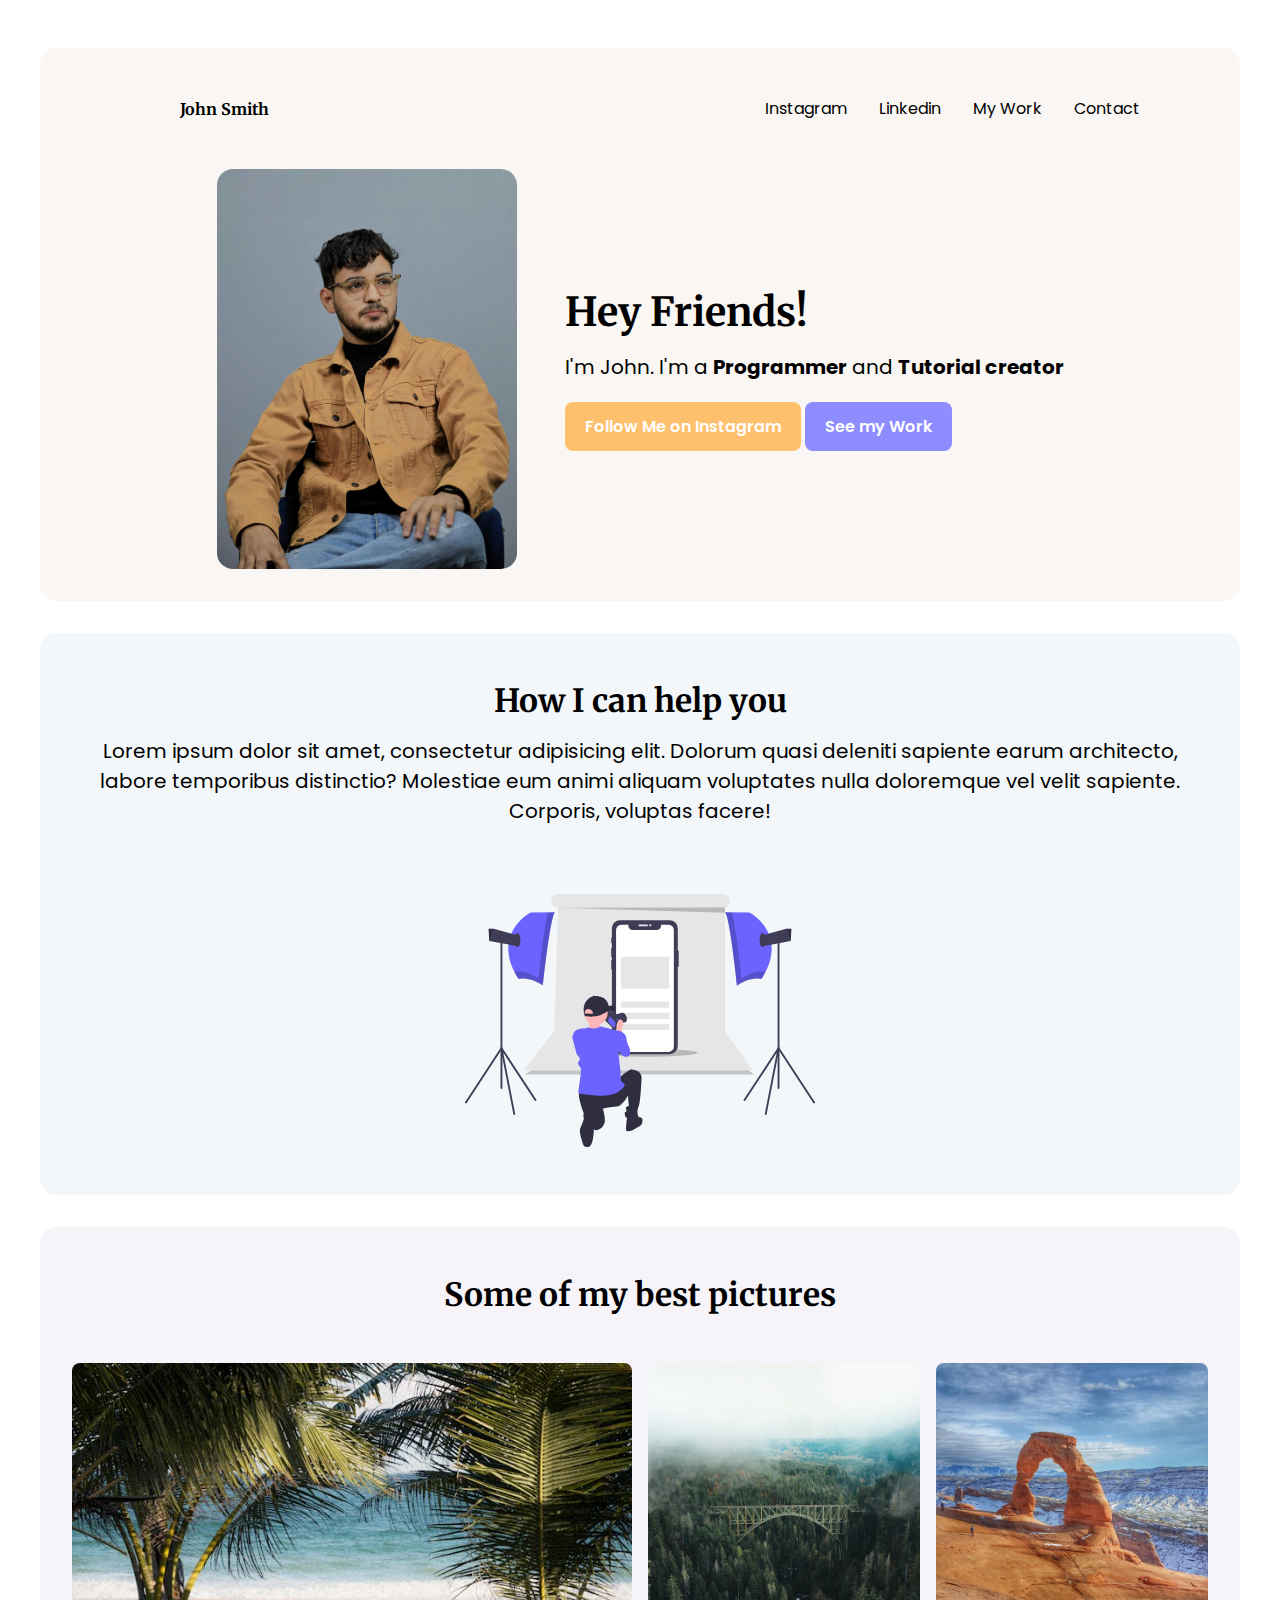
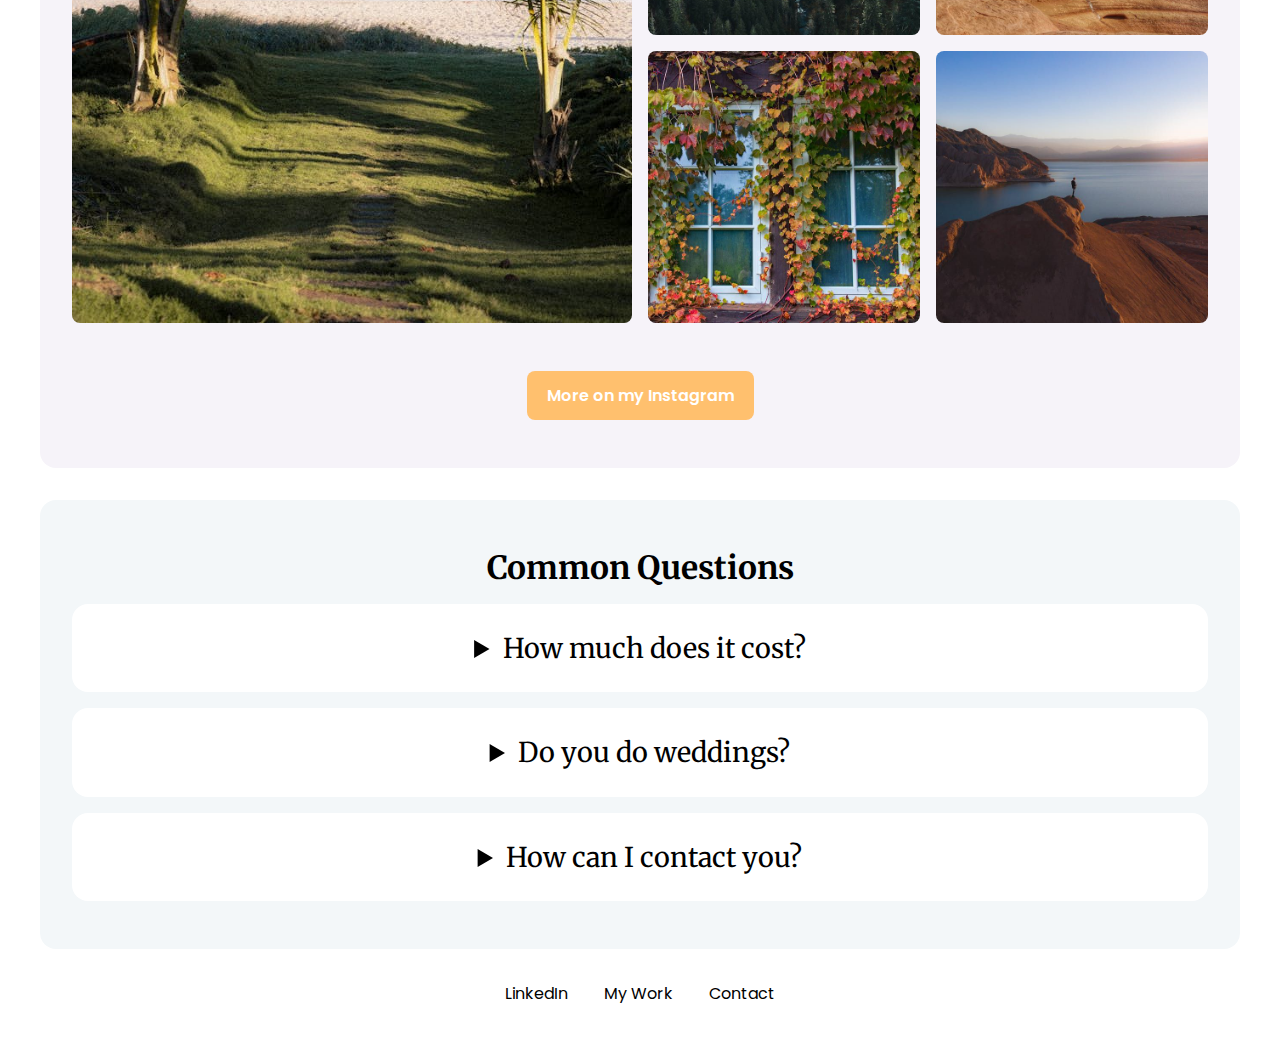
<file: 01-personal-website/index.html>
<!DOCTYPE html>
<html lang="en">
  <head>
    <meta charset="UTF-8" />
    <meta name="viewport" content="width=device-width, initial-scale=1.0" />
    <title>Personal Site</title>
    <link rel="stylesheet" href="style.css" />
  </head>
  <body>
    <header>
      <nav>
        <ul>
          <li>
            <a href="">John Smith</a>
          </li>
          <li>
            <a href="">Instagram</a>
          </li>
          <li>
            <a href="">Linkedin</a>
          </li>
          <li>
            <a href="#my-work">My Work</a>
          </li>
          <li>
            <a href="">Contact</a>
          </li>
        </ul>
      </nav>

      <div class="flex-container">
        <img height="400px" width="300px" src="images/man-in-glasses.jpg" />
        <div class="text-container">
          <h1>Hey Friends!</h1>
          <p>
            I'm John. I'm a <strong>Programmer</strong> and
            <strong>Tutorial creator</strong>
          </p>
          <a href="" class="cta-button">Follow Me on Instagram</a>
          <a href="#my-work" class="cta-button secondary">See my Work</a>
        </div>
      </div>
    </header>

    <section>
      <div class="flex-container">
        <div class="text-container">
          <h2>How I can help you</h2>
          <p>
            Lorem ipsum dolor sit amet, consectetur adipisicing elit. Dolorum
            quasi deleniti sapiente earum architecto, labore temporibus
            distinctio? Molestiae eum animi aliquam voluptates nulla doloremque
            vel velit sapiente. Corporis, voluptas facere!
          </p>
        </div>
        <img width="350px" src="images/photography.svg" alt="photography" />
      </div>
    </section>

    <section id="my-work">
      <h2>Some of my best pictures</h2>
      <div class="grid-container">
        <img style="grid-area: img-1" src="images/img-1.jpg" alt="" />
        <img style="grid-area: img-2" src="images/img-2.jpg" alt="" />
        <img style="grid-area: img-3" src="images/img-3.jpg" alt="" />
        <img style="grid-area: img-4" src="images/img-4.jpg" alt="" />
        <img style="grid-area: img-5" src="images/img-5.jpg" alt="" />
      </div>
      <a href="" class="cta-button">More on my Instagram</a>
    </section>

    <section>
      <h2>Common Questions</h2>
      <details>
        <summary>How much does it cost?</summary>
        <p>
          Lorem ipsum dolor sit amet consectetur adipisicing elit. Eum fuga
          blanditiis temporibus similique vero enim? Maiores pariatur magni
          adipisci voluptate autem laborum, laboriosam, sit tempora fugiat
          dolorem repellendus hic consectetur!
        </p>
      </details>
      <details>
        <summary>Do you do weddings?</summary>
        <p>
          Lorem ipsum dolor sit amet consectetur adipisicing elit. Eum fuga
          blanditiis temporibus similique vero enim? Maiores pariatur magni
          adipisci voluptate autem laborum, laboriosam, sit tempora fugiat
          dolorem repellendus hic consectetur!
        </p>
      </details>
      <details>
        <summary>How can I contact you?</summary>
        <p>
          Lorem ipsum dolor sit amet consectetur adipisicing elit. Eum fuga
          blanditiis temporibus similique vero enim? Maiores pariatur magni
          adipisci voluptate autem laborum, laboriosam, sit tempora fugiat
          dolorem repellendus hic consectetur!
        </p>
      </details>
    </section>

    <footer>
        <a href="">LinkedIn</a>
        <a href="#my-work">My Work</a>
        <a href="mailto:example@gmail.com">Contact</a>
    </footer>
  </body>
</html>
</file>
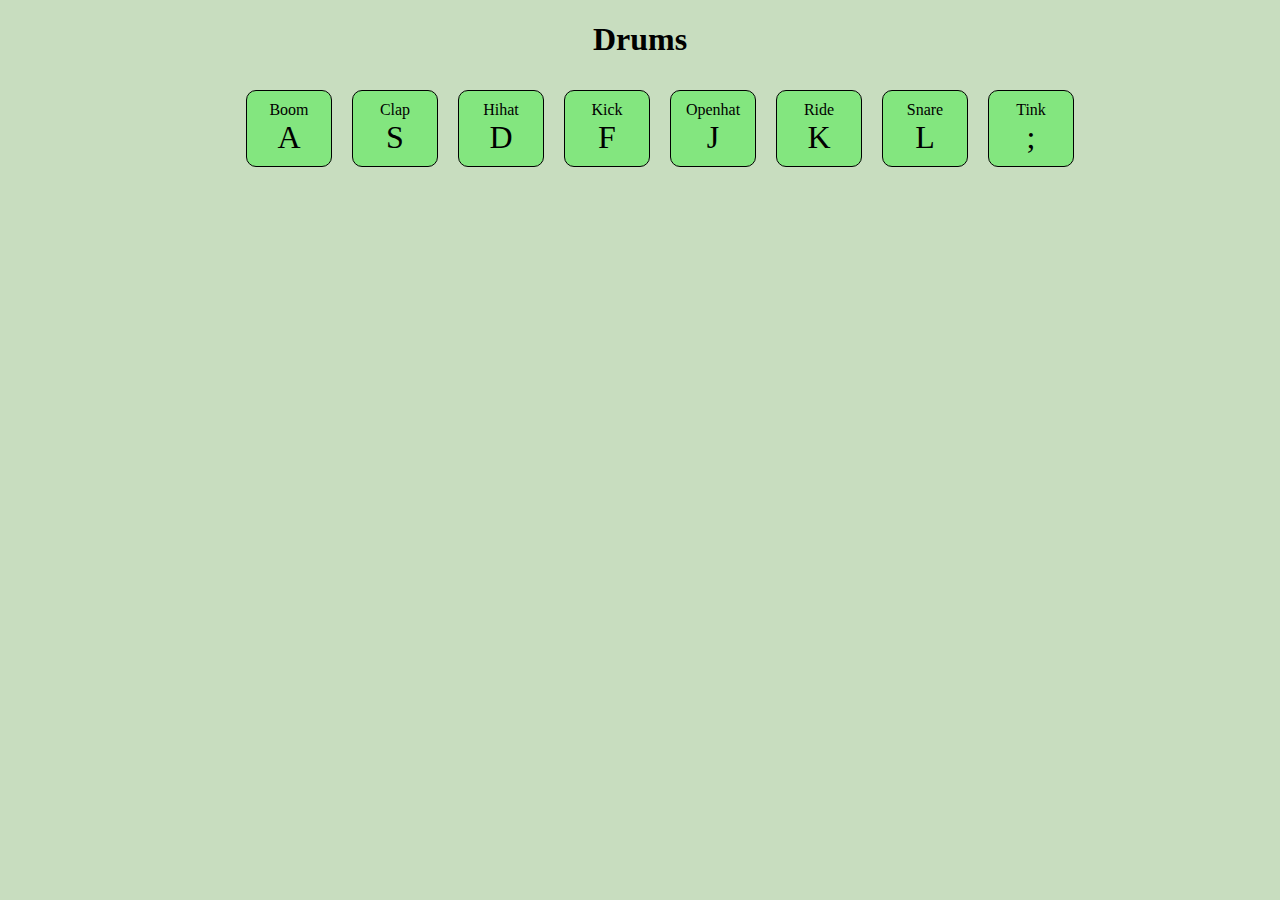
<file: 02-drums/index.html>
<!DOCTYPE html>
<html lang="en">
<head>
    <meta charset="UTF-8">
    <meta name="viewport" content="width=device-width, initial-scale=1.0">
    <title>Drums</title>
    <link rel="stylesheet" href="styles.css" />
    <link type="image/png" sizes="16x16" rel="icon" href="favicon.png">
</head>
<body>
    <h1>Drums</h1>

    <ul id="js-drums" class="drums">
        <li data-key="KeyA">
            Boom<span>A<span>
        </li>
        <li data-key="KeyS">
            Clap<span>S</span>
        </li>
        <li data-key="KeyD">
            Hihat<span>D</span>
        </li>
        <li data-key="KeyF">
            Kick<span>F</span>
        </li>
        <li data-key="KeyJ">
            Openhat<span>J</span>
        </li>
        <li data-key="KeyK">
            Ride<span>K</span>
        </li>
        <li data-key="KeyL">
            Snare<span>L</span>
        </li>
        <li data-key="Semicolon">
            Tink<span>;</span>
        </li>
    </ul>

    <audio src="audio/boom.wav" data-key="KeyA"></audio>
    <audio src="audio/clap.wav" data-key="KeyS"></audio>
    <audio src="audio/hihat.wav" data-key="KeyD"></audio>
    <audio src="audio/kick.wav" data-key="KeyF"></audio>

    <audio src="audio/openhat.wav" data-key="KeyJ"></audio>
    <audio src="audio/ride.wav" data-key="KeyK"></audio>
    <audio src="audio/snare.wav" data-key="KeyL"></audio>
    <audio src="audio/tink.wav" data-key="Semicolon"></audio>

    <script type="text/javascript" src="script.js" />
</body>
</html>
</file>
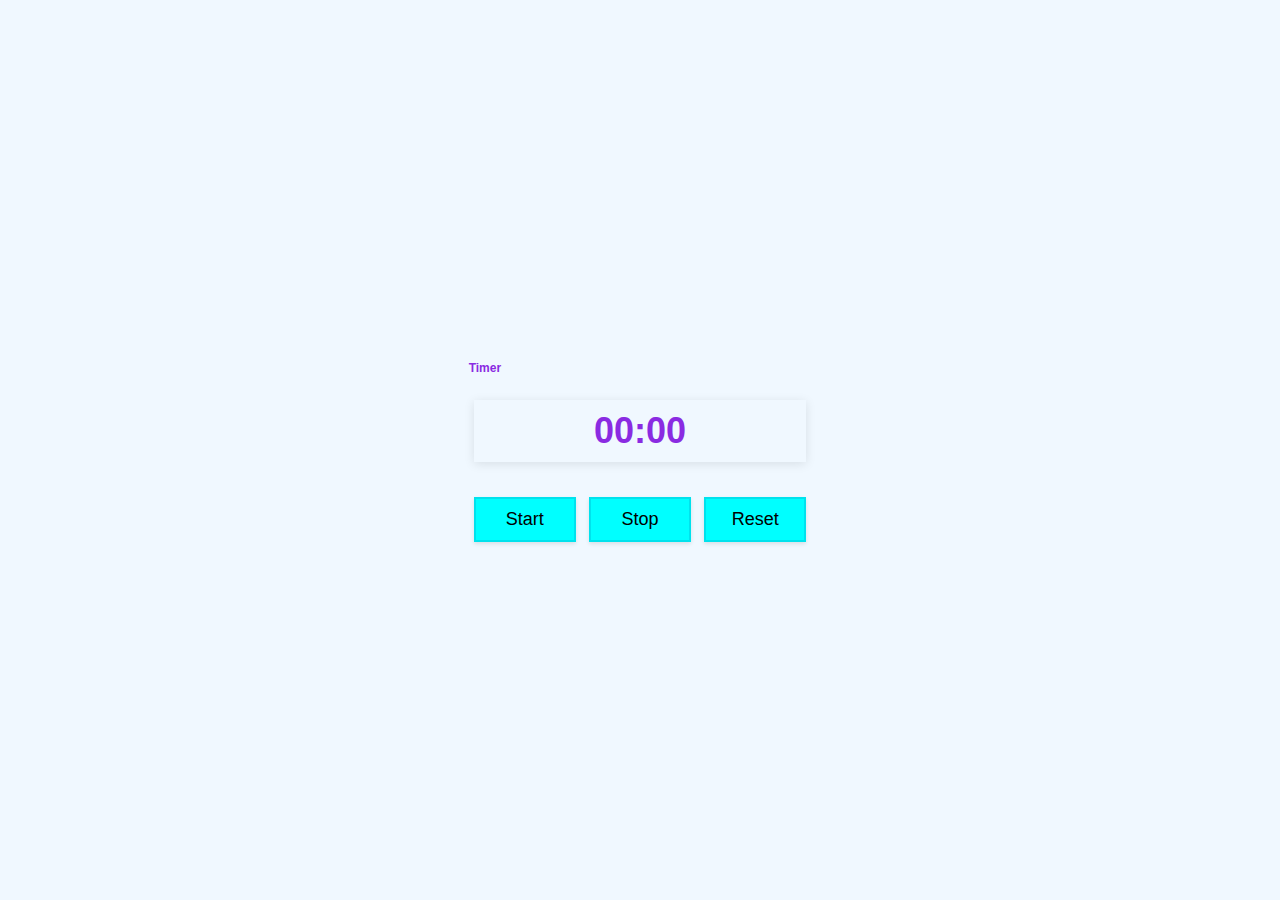
<file: 03-timer/index.html>
<!DOCTYPE html>
<html lang="en">
  <head>
    <meta charset="UTF-8" />
    <meta name="viewport" content="width=device-width, initial-scale=1.0" />
    <title>Watch</title>
    <link rel="stylesheet" href="styles.css">
  </head>
  <body>
    <div>
      <h1>Timer</h1>
      <h3 class="js-timer timer">00:00</h3>

      <button class="js-btn-start">Start</button>
      <button class="js-btn-stop">Stop</button>
      <button class="js-btn-reset">Reset</button>
    </div>
    <script src="script.js" />
  </body>
</html>
</file>
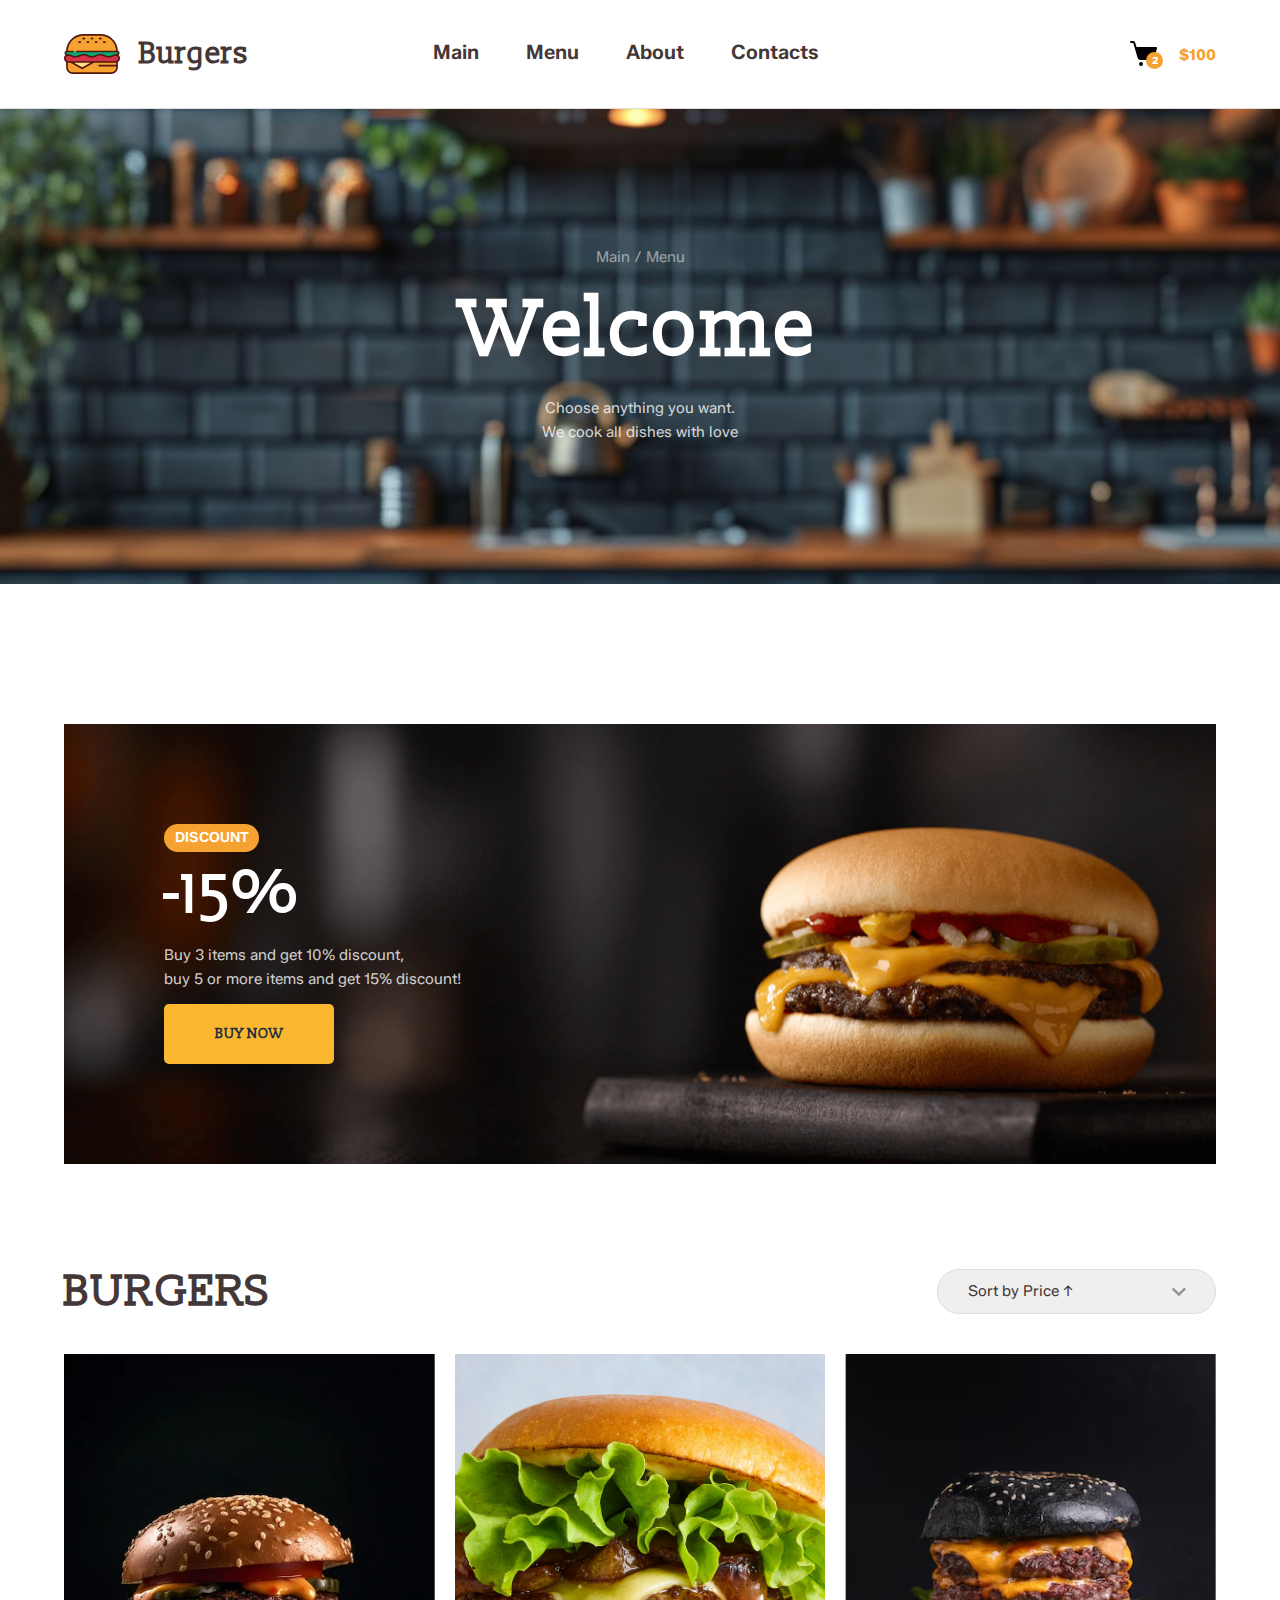
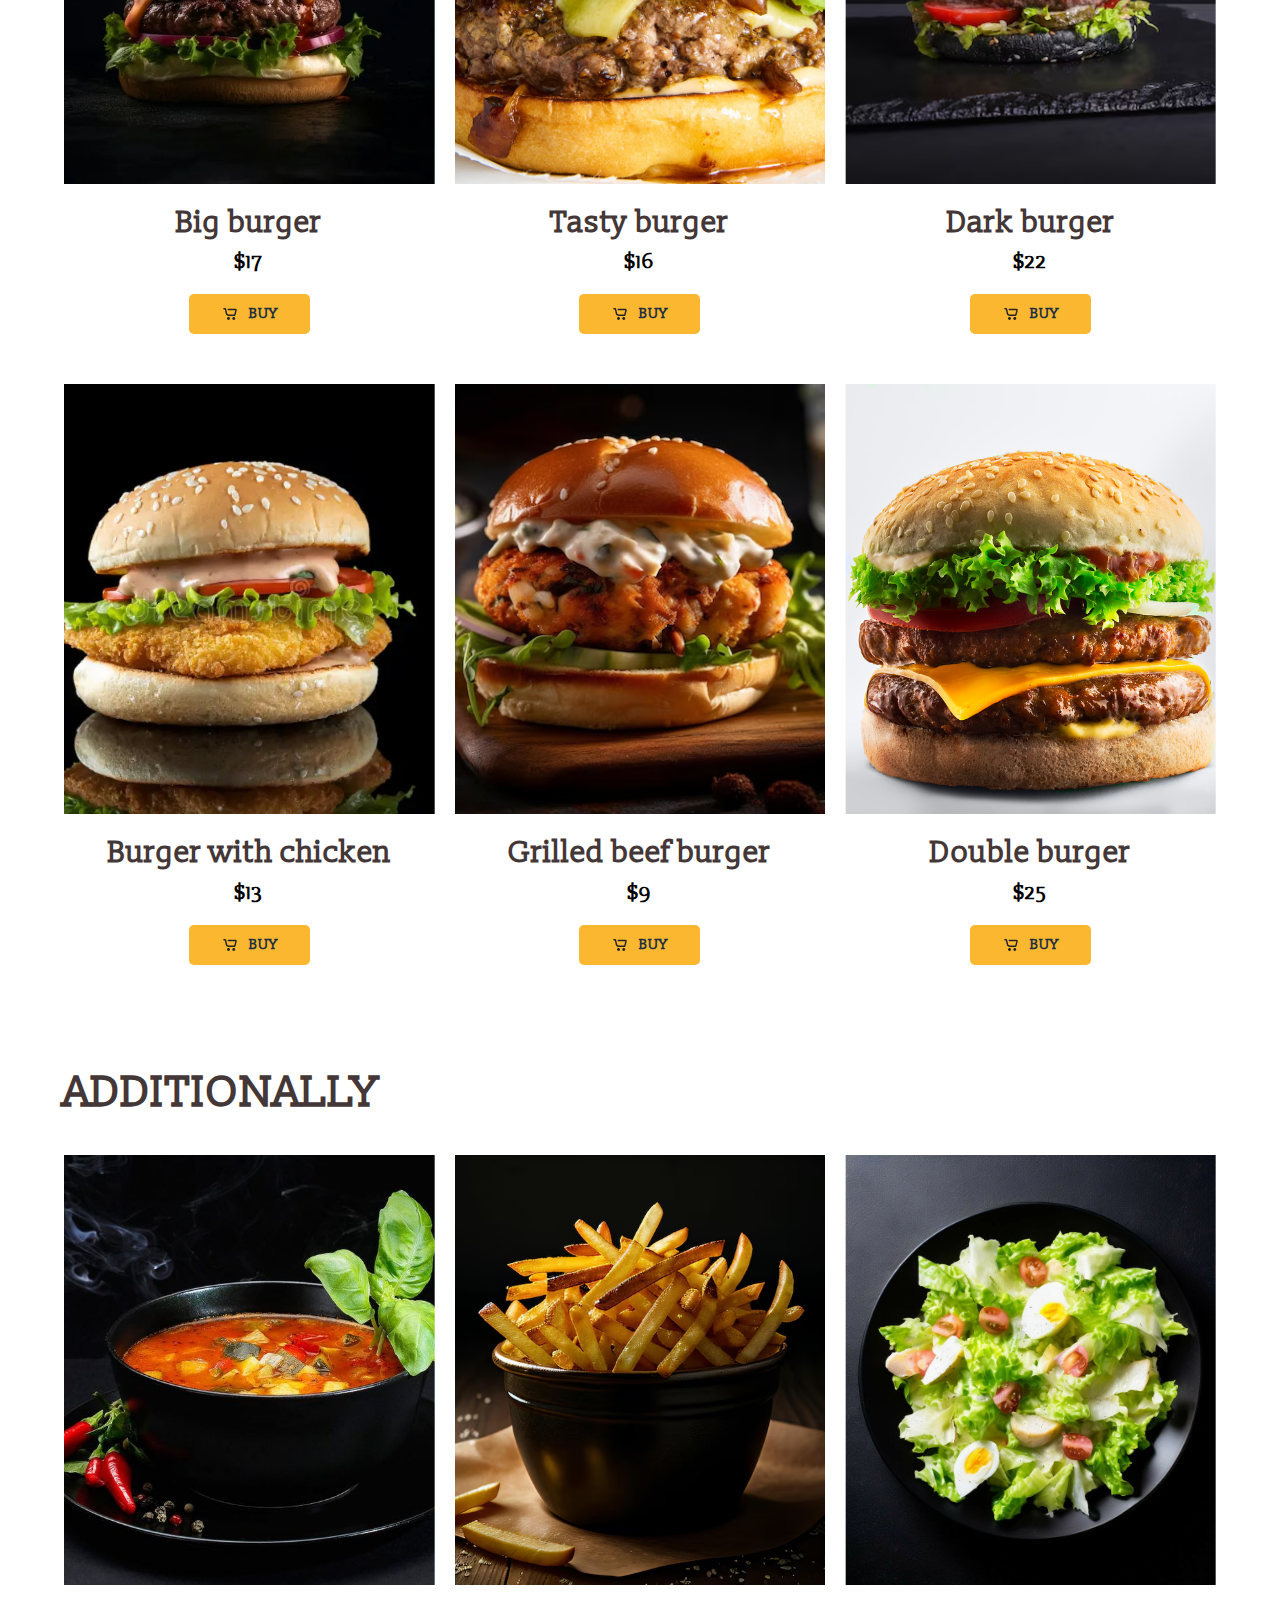
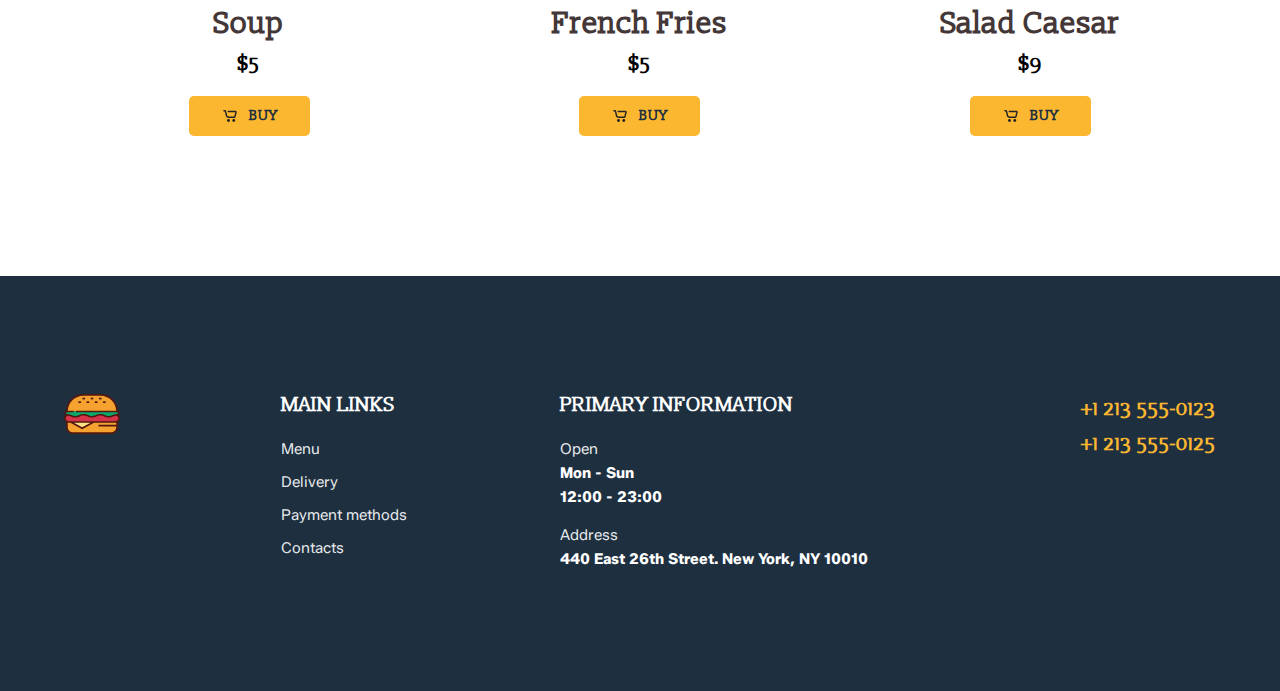
<file: 04-burgers/index.html>
<!doctype html>
<html lang="en">
  <head>
    <meta charset="UTF-8" />
    <meta name="viewport" content="width=device-width, initial-scale=1.0" />
    <title>Burgers</title>

    <link rel="preconnect" href="https://fonts.googleapis.com" />
    <link rel="preconnect" href="https://fonts.gstatic.com" crossorigin />
    <link
      href="https://fonts.googleapis.com/css2?family=Slabo+13px&family=Zalando+Sans:ital,wght@0,200..900;1,200..900&display=swap"
      rel="stylesheet"
    />
    <link rel="stylesheet" href="css/normalize.min.css" />
    <link rel="stylesheet" href="css/styles.css" />
  </head>
  <body>
    <header class="header" id="header-top">
      <div class="container">
        <div class="header-wrapper">
          <button class="burger-menu" onclick="openModal()"></button>
          <div class="logo">
            <div class="logo-pic"></div>
            <div class="logo-text">Burgers</div>
          </div>
          <nav class="nav">
            <a href="#" class="nav-link">Main</a>
            <a href="#" class="nav-link">Menu</a>
            <a href="#" class="nav-link">About</a>
            <a href="#" class="nav-link">Contacts</a>
          </nav>
          <a href="#" class="cart">
            <span class="cart-sum">$100</span>
            <span class="cart-count">2</span>
          </a>
        </div>
      </div>
    </header>

    <section class="hero">
      <div class="container">
        <ul class="breadcrumbs">
          <li class="breadcrumbs-item">
            <a href="#" class="breadcrumbs-link">Main</a>
          </li>
          <li class="breadcrumbs-item">Menu</li>
        </ul>
        <h1 class="hero-title">Welcome</h1>
        <p class="hero-description">
          Choose anything you want. <br />We cook all dishes with love
        </p>
      </div>
    </section>

    <section class="banner">
      <div class="container">
        <div class="banner-wrapper">
          <h2 class="banner-title"><span>Discount</span>-15%</h2>
          <p class="banner-description">
            Buy 3 items and get 10% discount,<br />
            buy 5 or more items and get 15% discount!
          </p>
          <a href="#menu-burger" class="banner-btn">Buy now</a>
        </div>
      </div>
    </section>

    <main>
      <section id="menu-burger">
        <div class="container">
          <div class="menu">
            <div class="menu-header">
              <h2 class="menu-title">Burgers</h2>
              <select name="sort" class="menu-select">
                <option value="1">Sort by Price &uarr;</option>
                <option value="2">Sort by Price &darr;</option>
              </select>
            </div>
            <div class="menu-box">
              <div class="menu-item">
                <div class="menu-thumb">
                  <img src="images/menu/big-burger.webp" alt="" />
                </div>
                <h3 class="menu-name">Big burger</h3>
                <p class="menu-price">$17</p>
                <button type="button" class="menu-btn">Buy</button>
              </div>

              <div class="menu-item">
                <div class="menu-thumb">
                  <img src="images/menu/tasty-burger.jpg" alt="" />
                </div>
                <h3 class="menu-name">Tasty burger</h3>
                <p class="menu-price">$16</p>
                <button type="button" class="menu-btn">Buy</button>
              </div>

              <div class="menu-item">
                <div class="menu-thumb">
                  <img src="images/menu/dark-burger.avif" alt="" />
                </div>
                <h3 class="menu-name">Dark burger</h3>
                <p class="menu-price">$22</p>
                <button type="button" class="menu-btn">Buy</button>
              </div>

              <div class="menu-item">
                <div class="menu-thumb">
                  <img src="images/menu/chicken-burger.webp" alt="" />
                </div>
                <h3 class="menu-name">Burger with chicken</h3>
                <p class="menu-price">$13</p>
                <button type="button" class="menu-btn">Buy</button>
              </div>
              <div class="menu-item">
                <div class="menu-thumb">
                  <img src="images/menu/grilled-beef-burger.avif" alt="" />
                </div>
                <h3 class="menu-name">Grilled beef burger</h3>
                <p class="menu-price">$9</p>
                <button type="button" class="menu-btn">Buy</button>
              </div>
              <div class="menu-item">
                <div class="menu-thumb">
                  <img src="images/menu/double-burger.jpg" alt="" />
                </div>
                <h3 class="menu-name">Double burger</h3>
                <p class="menu-price">$25</p>
                <button type="button" class="menu-btn">Buy</button>
              </div>
            </div>
          </div>
        </div>
      </section>

      <section>
        <div class="container">
          <div class="menu">
            <div class="menu-header">
              <h2 class="menu-title">Additionally</h2>
            </div>
            <div class="menu-box _additionally">
              <div class="menu-item _additionally">
                <div class="menu-thumb">
                  <img src="images/menu/soup.jpg" alt="" />
                </div>
                <div class="menu-info">
                  <h3 class="menu-name">Soup</h3>
                  <p class="menu-price">$5</p>
                  <button type="button" class="menu-btn">Buy</button>
                </div>
              </div>

              <div class="menu-item _additionally">
                <div class="menu-thumb">
                  <img src="images/menu/french-fries.avif" alt="" />
                </div>
                <div class="menu-info">
                  <h3 class="menu-name">French Fries</h3>
                  <p class="menu-price">$5</p>
                  <button type="button" class="menu-btn">Buy</button>
                </div>
              </div>

              <div class="menu-item _additionally">
                <div class="menu-thumb">
                  <img src="images/menu/salad-caesar.webp" alt="" />
                </div>
                <div class="menu-info">
                  <h3 class="menu-name">Salad Caesar</h3>
                  <p class="menu-price">$9</p>
                  <button type="button" class="menu-btn">Buy</button>
                </div>
              </div>
            </div>
          </div>
        </div>
      </section>
    </main>

    <footer class="footer">
      <div class="container">
        <div class="footer-wrapper">
          <a href="#" class="footer-logo">&nbsp;</a>

          <div class="footer-item">
            <h3 class="footer-title">Main links</h3>
            <nav class="footer-nav">
              <a href="#" class="footer-link">Menu</a>
              <a href="#" class="footer-link">Delivery</a>
              <a href="#" class="footer-link">Payment methods</a>
              <a href="contact.html" class="footer-link">Contacts</a>
            </nav>

            <a class="footer-tel _mobile" href="tel:+79007882200"
              >+ 7 900 788 22 00</a
            >
            <a class="footer-tel _mobile" href="tel:+79007882205"
              >+ 7 900 788 22 05</a
            >
          </div>

          <div class="footer-item">
            <h3 class="footer-title">Primary information</h3>
            <ul class="footer-list">
              <li class="footer-list-item">
                <span>Open</span>
                Mon - Sun<br />
                12:00 - 23:00
              </li>
              <li class="footer-list-item">
                <span>Address</span>
                440 East 26th Street. New York, NY 10010
              </li>
            </ul>
          </div>
          <div class="footer-item">
            <a class="footer-tel" href="tel:+12135550123">+1 213 555-0123</a>
            <a class="footer-tel" href="tel:+12135550125">+1 213 555-0125</a>
          </div>
        </div>
      </div>
    </footer>

    <a href="#header-top" class="button-up hidden" id="btnUp">&uarr;</a>
    
    <div class="modal" id="modal">
      <nav class="nav _modal">
        <a href="#" class="nav-link">Main</a>
        <a href="#" class="nav-link">Menu</a>
        <a href="#" class="nav-link">About</a>
        <a href="#" class="nav-link">Contacts</a>
      </nav>
      <button class="modal-close" onclick="closeModal()"></button>
    </div>
    
    <script src="js/script.js"></script>
  </body>
</html>
</file>
<file: 01-personal-website/style.css>
@import url('https://fonts.googleapis.com/css2?family=Hanken+Grotesk:ital,wght@0,100..900;1,100..900&family=Merriweather:ital,opsz,wght@0,18..144,300..900;1,18..144,300..900&display=swap');
@import url('https://fonts.googleapis.com/css2?family=Poppins:ital,wght@0,100;0,200;0,300;0,400;0,500;0,600;0,700;0,800;0,900;1,100;1,200;1,300;1,400;1,500;1,600;1,700;1,800;1,900&display=swap');

:root {
    --base-color: #fff;
    --text-color: #000;
    --primary-color: #ffc06e;
    --secondary-color: #8D8DFF;
    --color-1: #f9f6f3;
    --color-2: #f3f7f9;
    --color-3: #f6f3f9;
}

* {
    margin: 0;
    margin: 0;
    box-sizing: border-box;
}

html {
    font-family: Poppins, 'Segoe UI', Tahoma, Geneva, Verdana, sans-serif;
    color: var(--text-color);
}

body {
    padding: 1em;
    background-color: var(--base-color);
}

h1, h2, h3 {
    font-family: Merriweather, Poppins, 'Segoe UI', Tahoma, Geneva, Verdana, sans-serif; 'Hanken Grotesk
}

nav {
    margin: 1em auto 3em auto;
    width: min(1000px, 100%);
}

nav ul {
    display: flex;
    align-items: center;
    list-style-type: none;
    gap: 2em;
}

nav li:first-child {
    margin-right: auto;
    font-family: Merriweather, Poppins;
    font-weight: bold;
}

nav a {
    text-decoration: none;
    color: var(--text-color);
}

nav a:hover {
    text-decoration: underline;
}

header, section {
    margin: 2em auto;
    width: min(75em, 100%);
    background-color: var(--color-1);
    padding: min(2em, 15%);
    border-radius: 1em;
}

.flex-container {
    display: flex;
    justify-content: center;
    align-items: center;
    flex-wrap: wrap;
    gap: 3em;
}

header img {
    max-width: 100%;
    border-radius: 1em;
    object-fit: cover;
    object-position: bottom;
}

.flex-container {
    flex: 0 1 34em;
}

h1 {
    font-size: 2.5rem;
}

.text-container p {
    margin: .75em 0 1em 0;
    font-size: 1.25rem;
}

.cta-button {
    display: inline-block;
    text-decoration: none;
    color: white;
    background-color: var(--primary-color);
    padding: .75em 1.25em;
    border-radius: .5em;
    font-weight: 600;
}

.secondary {
    background-color: var(--secondary-color);
}

section {
    padding: 3em min(2em, 15%);
    background-color: var(--color-2);
    text-align: center;
}

h2 {
    font-size: 2rem;
}

section p {
    margin-top: 1em;
    font-size: 1.25rem;
}

section#my-work {
    background-color: var(--color-3);
}

.grid-container {
    margin-top: 3em;
    margin-bottom: 3em;
    display: grid;
    width: 100%;
    grid-template-columns: repeat(4, 1fr);
    grid-template-rows: 1fr 1fr;
    grid-template-areas: 
    "img-1 img-1 img-2 img-3"
    "img-1 img-1 img-4 img-5";
    gap: 1em;
}

.grid-container img {
    height: 100%;
    width: 100%;
    border-radius: .5em;
    transition: 100ms ease;
}

.grid-container img:hover {
    scale: 1.03;
}

details {
    margin-top: 1em;
    background-color: var(--base-color);
    border-radius: 1em;
}

details summary {
    padding: 1em;
    font-size: 1.7rem;
    font-family: Merriweather, Poppins, 'Segoe UI', Tahoma, Geneva, Verdana, sans-serif; 'Hanken Grotesk
}

details p {
    padding: 0 2em 2em 2em;
}

footer {
    padding-bottom: 1.5em;
    text-align: center;
}

footer a {
    margin: 0 1em;
    text-decoration: none;
    color: var(--text-color);
}

footer a:hover {
    text-decoration: underline;
}

@media(max-width: 988px) {
    header {
        text-align: center;
    }

    header .text-container {
        padding-top: 0;
    }
}

@media(max-width: 640px) {
    nav li {
        display: none;
    }

    nav li:first-child,
    nav li:last-child {
        display: block;
    }

    header {
        margin-top: 0;
    }

    .cta-button {
        margin-top: .5em;
        width: 100%;
    }

    .grid-container {
        display: flex;
        flex-direction: column;
    }

    .text-container p {
        font-size: 1rem;
    }

    h2 {
        font-size: 1.5rem;
    }
}
</file>
<file: 02-drums/styles.css>
html {
    background: rgba(44, 122, 8, 0.26);
}

h1 {
    text-align: center;
}

.drums {
    display: flex;
    align-items: center;
    flex: 1;
    justify-content: center;
}

.drums li {
    list-style: none;
    margin: 10px;
    padding: 10px;
    border: 1px solid black;
    border-radius: 10px;
    background: #83e67f;
    text-align: center;
    transition: 0.2s ease-in;
    width: 4rem;
}

.drums .drums--play {
    background-color: red;
    transform: scale(0.8);
}

.drums li span {
    font-size: 2em;
    display: block;
}
</file>
<file: 03-timer/styles.css>
:root {
  font-size: 12px;
}

body {
  display: flex;
  flex-direction: column;
  align-items: center;
  justify-content: center;
  margin: 0;
  height: 100vh;
  font-family: Arial, Helvetica, sans-serif;
  background-color: aliceblue;
}

h1 {
  font-size: 1rem;
  margin-bottom: 25px;
  color: blueviolet;
}

.timer {
  font-size: 3rem;
  padding: 10px 20px;
  margin: 5px;
  color: blueviolet;
  box-shadow: 0 2px 10px 0px rgba(0, 0, 0, 0.1);
  margin-bottom: 30px;
  text-align: center;
}

button {
  font-size: 1.5rem;
  padding: 10px 25px;
  margin: 5px;
  color: black;
  cursor: pointer;
  box-shadow: 0 2px 4px rgba(0, 0, 0, 0.1);
  background-color: aqua;
  transition: background-color 0.3s ease;
  min-width: 8.5rem;
  border: 2px solid #00e2ed;
}

button:hover {
  background-color: aquamarine;
}
</file>
<file: 04-burgers/css/styles.css>
:root {
  --font-main: "Zalando Sans", sans-serif;
  --font-second: "Slabo 13px", serif;

  --color-dark: #443737;
  --color-light: #fff;
  --color-accent-light: #fbb730;
  --color-accent-dark: #f6a230;

  --light-rgb: 255, 255, 255;
  --dark-rgba: 68, 55, 55, 0.5;
  --line: #dedede;
  --duration: 0.2s;
}

body {
  font-family: var(--font-main);
}

a {
  text-decoration: none;
}

.container {
  width: 100%;
  max-width: 1182px;
  margin: 0 auto;
  padding-left: 15px;
  padding-right: 15px;
  box-sizing: border-box;
}

/* Header */

.header {
  border-bottom: 1px solid var(--line);
}

.header-wrapper {
  display: flex;
  align-items: center;
  gap: 56px;
  padding-top: 26px;
  padding-bottom: 26px;
}

.burger-menu {
  display: none;
  width: 34px;
  height: 22px;
  background-image: url(../images/burger-menu.svg);
  background-repeat: no-repeat;
  background-size: contain;
  background-color: transparent;
  border: none;
}

.logo {
  display: flex;
  width: 185px;
  align-items: center;
}
.logo-pic {
  width: 176px;
  height: 56px;
  background-image: url(../images/logo-burger.svg);
  background-repeat: no-repeat;
  background-size: contain;
  left: -70px;
  top: -10px;
}
.logo-text {
  font-size: 1.9rem;
  color: var(--color-dark);
  font-family: var(--font-second);
  font-weight: 700;
}

.nav {
  flex-grow: 1;
  display: flex;
  gap: 47px;
  margin-left: min(10vw, 140px);
}
.nav-link {
  color: var(--color-dark);
  font-weight: 600;
  font-size: 20px;
  text-decoration: none;
  border-bottom: 3px solid transparent; /* Invisible border */
  transition: border-color 0.3s; /* Smooth transition for color change */
}
.nav-link:hover {
  border-bottom-color: var(--color-accent-light); /* Make border visible on hover */
}

.cart {
  display: flex;
  align-items: center;
  gap: 10px;
  color: var(--color-dark);
  font-weight: 700;
  font-size: 15px;
  position: relative;
}
.cart::before {
  content: "";
  display: block;
  width: 40px;
  height: 30px;
  background-image: url("[data-uri]");
  background-repeat: no-repeat;
  background-size: contain;
}

.cart-count {
  display: flex;
  align-items: center;
  justify-content: center;
  width: 17px;
  height: 17px;
  font-size: 10px;
  color: var(--color-light);
  background-color: var(--color-accent-dark);
  border-radius: 100%;
  position: absolute;
  left: 17px;
  bottom: 0;
}
.cart-sum {
  padding-top: 3px;
  color: var(--color-accent-dark);
}

.button-up {
  text-align: center;
  margin: 0 auto;
  height: 20px;
  width: 20px;
  border-radius: 100%;
  font-size: 14px;
  font-family: var(--font-second);
  font-weight: 700;
  padding: 15px;
  text-transform: uppercase;
  text-decoration: none;
  color: #1e2f40;
  background-color: var(--color-accent-light);
  border: none;
  position: fixed;
  right: 20px;
  bottom: 20px;
  transition: 0.3s;
}

.button-up:hover {
  background-color: var(--color-accent-dark);
}

.button-up.hidden {
  opacity: 0;
}
.button-up.visible {
  opacity: 100;
}

/* Hero */

.hero {
  background-image: url(../images/bg-hero.jpg);
  background-repeat: no-repeat;
  background-size: cover;
  background-position: center center;
  text-align: center;
  padding-top: 140px;
  padding-bottom: 140px;
}

.hero-contact {
  background-image: url(../images/bg-hero-contact.jpg);
}

.breadcrumbs {
  display: flex;
  align-items: center;
  justify-content: center;
  list-style-type: none;
  gap: 16px;
  padding-left: 0;
  color: rgba(var(--light-rgb), 0.5);
  font-size: 15px;
  margin-top: 0;
}

.breadcrumbs-item {
  position: relative;
}

.breadcrumbs-item:not(:last-child)::after {
  content: "/";
  position: absolute;
  right: -12px;
}

.breadcrumbs-link {
  color: rgba(var(--light-rgb), 0.5);
}

.breadcrumbs-link:hover {
  color: var(--color-accent-light);
}

.hero-title {
  color: var(--color-light);
  font-family: var(--font-second);
  font-size: 79px;
  font-weight: 700;
  text-transform: capitalize;
  margin-top: 20px;
  margin-bottom: 19px;
}

.hero-description {
  color: rgba(var(--light-rgb), 0.8);
  font-size: 15px;
  line-height: 160%;
  max-width: 320px;
  margin: 0 auto;
}

/* Banner */

.banner {
  margin-top: 140px;
}

.banner-wrapper {
  background-image: url(../images/banner-burger.png);
  background-repeat: no-repeat;
  background-size: cover;
  padding: 100px;
}

.banner-title {
  color: var(--color-light);
  font-family: var(--font-second);
  font-size: 60px;
  font-weight: 900;
  line-height: 126%;
  text-transform: uppercase;
  margin-top: 0;
  margin-bottom: 11px;
}

.banner-title span {
  display: block;
  max-width: 95px;
  color: var(--color-light);
  font-family: var(--font-main);
  font-size: 14px;
  font-weight: 600;
  line-height: 128%;
  text-transform: uppercase;
  text-align: center;
  background-color: var(--color-accent-dark);
  border-radius: 14px;
  padding: 5px 0;
  margin-bottom: 4px;
}

.banner-description {
  max-width: 328px;
  margin-top: 0;
  margin-bottom: 13px;
  color: rgba(var(--light-rgb), 0.8);
  font-size: 15px;
  font-style: normal;
  font-weight: 400;
  line-height: 160%;
}

.banner-btn {
  display: block;
  max-width: 170px;
  font-size: 14px;
  font-family: var(--font-second);
  font-weight: 700;
  padding: 22px 0;
  text-align: center;
  text-transform: uppercase;
  text-decoration: none;
  color: #1e2f40;
  background-color: var(--color-accent-light);
  border: none;
  border-radius: 5px;
  transition: 0.2s;
}
.banner-btn:hover {
  background-color: var(--color-accent-dark);
}

/* Menu */

.menu-header {
  display: flex;
  align-items: center;
  justify-content: space-between;
  margin-top: 100px;
  margin-bottom: 34px;
}

.menu-box {
  display: grid;
  grid-template-columns: repeat(3, 1fr);
  grid-template-rows: auto;
  gap: 50px 20px;
}

.menu-item {
  font-family: var(--font-second);
  text-align: center;
}

.menu-thumb {
  width: 100%;
  height: 430px;
  position: relative;
  overflow: hidden;
  margin-bottom: 20px;
}

.menu-thumb img {
  width: 100%;
  height: 100%;
  position: absolute;
  left: 50%;
  top: 50%;
  transform: translate(-50%, -50%);
  object-fit: cover;
}

.menu-title {
  color: var(--color-dark);
  font-family: var(--font-second);
  font-size: 44px;
  font-weight: 700;
  line-height: 127%;
  text-transform: uppercase;
  margin-top: 0;
  margin-bottom: 0;
}

.menu-select {
  color: var(--color-dark);
  font-size: 15px;
  appearance: none;
  flex-basis: 279px;
  background-image: url(../images/chevron-down.svg);
  background-size: 14px 10px;
  background-repeat: no-repeat;
  background-position: 89% center;
  border: 1px solid var(--line);
  padding: 13px 30px;
  border-radius: 22px;
}

.menu-name {
  color: var(--color-dark);
  font-size: 30px;
  font-weight: 600;
  line-height: 126%;
  margin-top: 0;
  margin-bottom: 10px;
}

.menu-price {
  color: rgba(var(--dark-rgba), 0.5);
  font-size: 20px;
  font-weight: 700;
  margin-top: 0;
  margin-bottom: 20px;
}

.menu-btn {
  display: flex;
  align-items: center;
  justify-content: center;
  gap: 10px;
  margin: 0 auto;
  font-size: 14px;
  font-family: var(--font-second);
  font-weight: 700;
  padding: 11px 32px;
  text-transform: uppercase;
  text-decoration: none;
  color: #1e2f40;
  background-color: var(--color-accent-light);
  border: none;
  border-radius: 5px;
}

.menu-btn:hover {
  background-color: var(--color-accent-dark);
}

.menu-btn::before {
  content: "";
  display: block;
  width: 18px;
  height: 18px;
  background-image: url(../images/cart.svg);
  background-repeat: no-repeat;
  background-size: contain;
}

.footer {
  background-color: #1e2f40;
  padding-top: 110px;
  padding-bottom: 120px;
  margin-top: 140px;
}

.footer-wrapper {
  display: flex;
  justify-content: space-between;
  gap: 15px;
}

.footer-logo {
  display: block;
  width: 63px;
  height: 56px;
  background-image: url(../images/logo-burger.svg);
  background-repeat: no-repeat;
  background-size: contain;
}

.footer-title {
  color: var(--color-light);
  text-transform: uppercase;
  font-family: var(--font-second);
  font-size: 20px;
  font-weight: 800;
  line-height: 190%;
  margin-top: 0;
  margin-bottom: 13px;
}

.footer-nav {
  display: flex;
  flex-direction: column;
  gap: 9px;
}

.footer-link {
  color: rgba(var(--light-rgb), 0.9);
  font-size: 15px;
  line-height: 160%;
}

.footer-list {
  list-style-type: none;
  padding-left: 0;
  margin: 0;
}

.footer-list-item {
  color: var(--color-light);
  font-size: 15px;
  font-weight: 700;
  line-height: 160%;
}

.footer-list-item span {
  display: block;
  color: rgba(var(--light-rgb), 0.9);
  font-weight: 400;
}

.footer-list-item:not(:last-child) {
  margin-bottom: 14px;
}

.footer-item:last-child {
  flex-basis: 194px;
}

.footer-tel {
  display: block;
  color: var(--color-accent-light);
  font-family: var(--font-second);
  font-size: 20px;
  font-weight: 800;
  text-transform: uppercase;
  margin-top: 12px;
  text-align: right;
}
.footer-tel._mobile {
  display: none;
}

.modal {
    display: none;
}

@media (max-width: 1080px) {
  .header-wrapper {
    gap: 40px;
  }
  .nav {
    margin-left: 0;
    gap: min(3vw, 47px);
  }
}

@media (max-width: 768px) {

  .header-wrapper {
    gap: 45px;
  }
  .nav {
    gap: 22px;
  }
  .banner {
    margin-top: 72px;
  }
  .banner-wrapper {
    padding: 100px 40px;
  }
  .menu-header {
    margin-top: 80px;
  }
  .menu-box {
    grid-template-columns: repeat(2, 1fr);
  }
  .menu-box._additionally {
    grid-template-columns: 1fr;
  }
  .menu-item._additionally {
    display: flex;
    align-items: center;
    gap: 20px;
  }
  .menu-item._additionally .menu-thumb {
    flex-basis: calc(60% - 20px);
    height: 260px;
    margin-bottom: 0;
  }
  .menu-item._additionally .menu-info {
    flex-basis: 40%;
  }
  .footer {
    padding-top: 62px;
    padding-bottom: 71px;
  }
  .footer-nav {
    margin-bottom: 20px;
  }
  .footer-item:last-child {
    display: none;
  }
  .footer-tel._mobile {
    display: block;
    text-align: left;
  }
}

@media (max-width: 730px) {
  .header-wrapper {
    gap: 21px;
    padding-top: 19px;
    padding-bottom: 19px;
  }
  .nav {
    display: none;
  }
  .nav._modal {
    display: flex;
    flex-direction: column;
  }
  .nav-link::after {
    display: none;
  }
  .burger-menu {
    display: block;
  }
  .logo {
    width: 116px;
    height: 37px;
    flex-grow: 1;
  }
  .logo-pic {
    display: none;
  }
  .modal {
    width: 100%;
    max-width: 500px;
    background-color: #fff8dc;
    padding: 40px 15px;
    position: absolute;
    top: -400px;
    left: 0;
    right: 0;
    margin: 0 auto;
    box-sizing: border-box;
    text-align: center;
    transition: var(--duration);
    display: block;
  }
  .modal-close {
    display: block;
    width: 22px;
    height: 22px;
    background-image: url(../images/close.svg);
    background-repeat: no-repeat;
    background-size: contain;
    background-color: transparent;
    border: none;
    position: absolute;
    top: 20px;
    right: 20px;
  }
  .hero {
    padding-top: 57px;
    padding-bottom: 55px;
  }
  .breadcrumbs {
    font-size: 14px;
  }
  .hero-title {
    font-size: 38px;
    margin-top: 28px;
    margin-bottom: 13px;
  }
  .hero-description {
    font-size: 12px;
    line-height: 166%;
  }
  .banner {
    margin-top: 33px;
  }
  .banner-wrapper {
    padding: 36px 15px 30px 15px;
  }
  .banner-title {
    margin-bottom: 9px;
  }
  .banner-description {
    font-size: 14px;
    margin-bottom: 20px;
    max-width: 220px;
  }
  .banner-btn {
    max-width: 198px;
  }
  .menu-header {
    margin-top: 58px;
    margin-bottom: 30px;
  }
  .menu-title {
    font-size: 27px;
  }
  .menu-select {
    font-size: 12px;
    flex-basis: 136px;
    width: 136px;
    background-position: 93% center;
    padding: 13px 15px;
  }
  .menu-box {
    gap: 24px 20px;
  }
  .menu-thumb {
    height: 50vw;
    margin-bottom: 10px;
  }
  .menu-item._additionally .menu-thumb {
    height: 30vw;
  }
  .menu-name {
    font-size: 13px;
    margin-bottom: 8px;
  }
  .menu-price {
    font-size: 12px;
    margin-bottom: 14px;
  }
  .menu-btn {
    padding: 11px 22px;
  }
  .footer {
    margin-top: 80px;
  }
  .footer-wrapper {
    flex-direction: column;
    gap: 35px;
    position: relative;
  }
  .footer-logo {
    margin-bottom: 9px;
  }
  .footer-tel._mobile {
    position: absolute;
    top: -13px;
    right: 0;
  }
  .footer-tel._mobile + .footer-tel._mobile {
    top: 24px;
  }
  .footer-title {
    font-size: 18px;
  }
  .footer-nav {
    margin-bottom: 0;
  }
}

@media (max-width: 450px) {
  .menu-item._additionally .menu-thumb {
    flex-basis: calc(100% - 130px - 20px);
    height: 30vw;
  }
  .menu-item._additionally .menu-info {
    flex-basis: 130px;
  }
}
</file>
